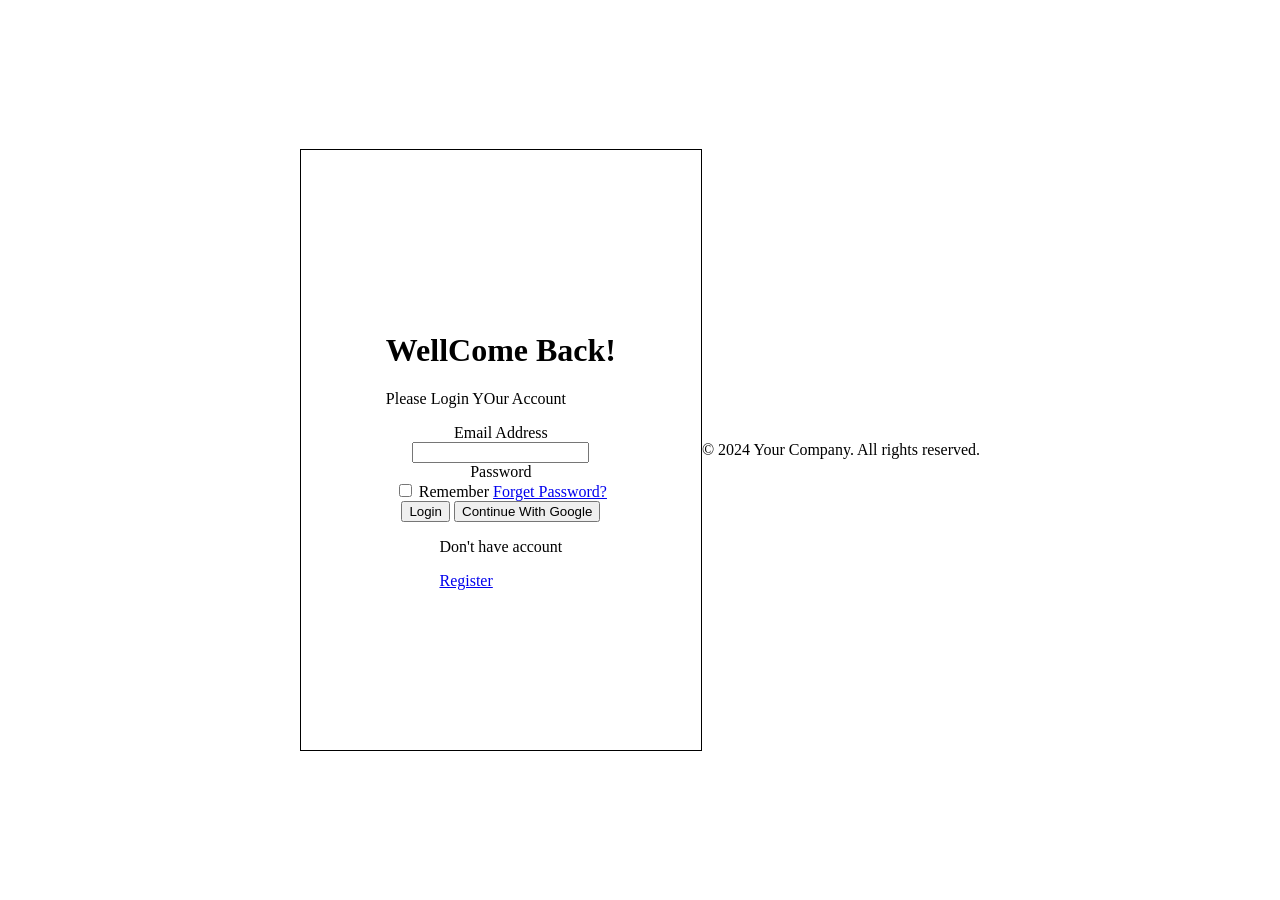
<file: Lab_4/index.html>
<!DOCTYPE html>
<html lang="en">
<head>
    <meta charset="UTF-8">
    <meta name="viewport" content="width=>, initial-scale=1.0">
    <link rel="stylesheet" href="style.css">
    <title>Document</title>
</head>
<body>
    <div class = "container">
        <div>
             <h1>WellCome Back!</h1>
        <p>Please Login YOur Account</p>
        </div>
        <label for = "email" >Email Address</label>
        <div></div>
        <input id = "email"  type = "email">

        <label for = "pass">Password</label>
        <div></div>

        <div id = "form_footer">
        <input type = "checkbox" id = "remember"> Remember
        <a href = "#">Forget Password?</a>
        </div>

        <div>
            <button class = "">Login</button>
            <button class = "">Continue With Google</button>
        </div>

        <div class = "closing-line">
            <p>Don't have account</p>
            <a href = "#" class = "link" >Register</a>
        </div>

    </div>
    
    <div>
        <footer>© 2024 Your Company. All rights reserved.</footer>
    </div>
</body>
</html>
</file>
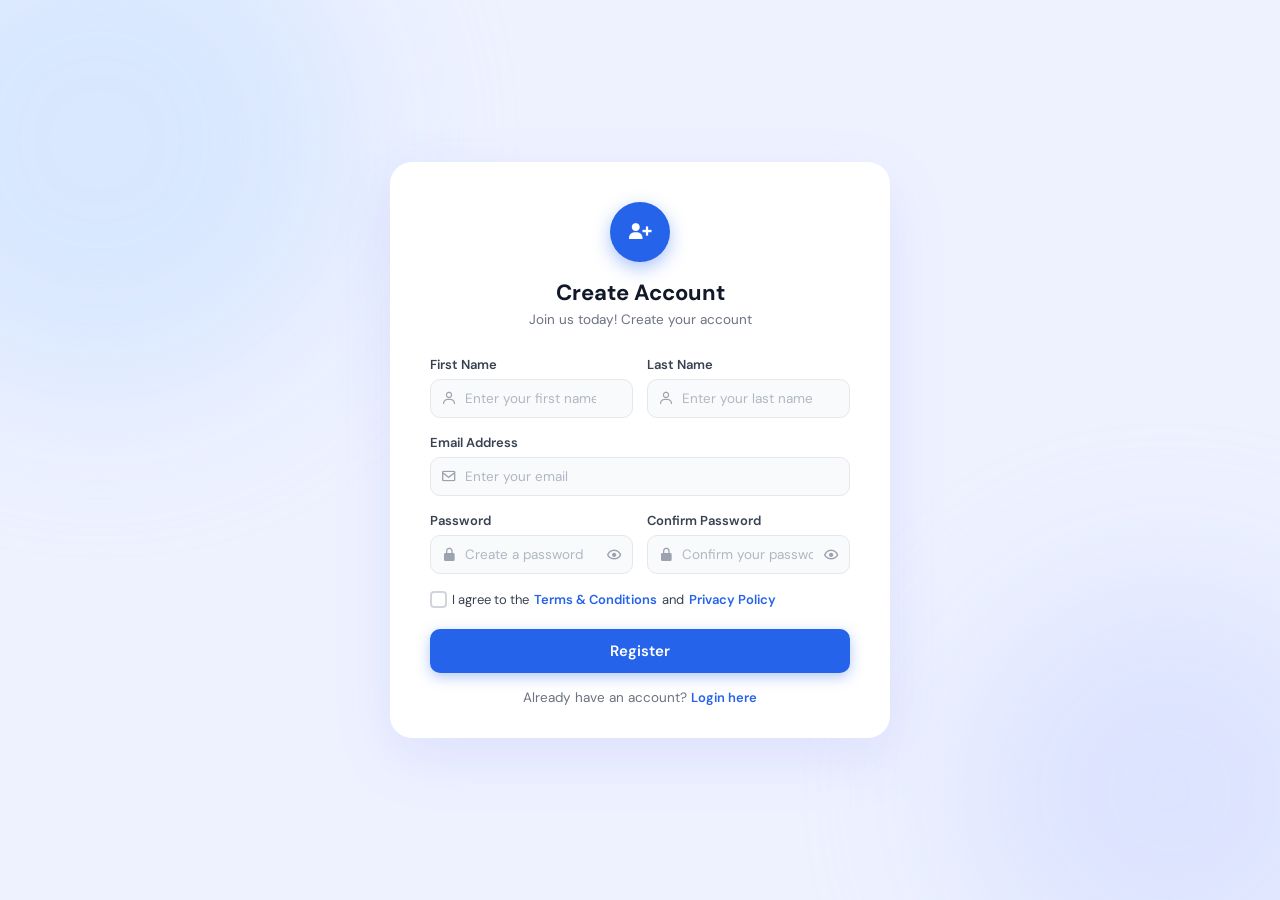
<file: Lab_4/register.html>
<!DOCTYPE html>
<html lang="en">
<head>
  <meta charset="UTF-8" />
  <meta name="viewport" content="width=device-width, initial-scale=1.0"/>
  <title>Register – Create Account</title>
  <link rel="stylesheet" href="register.css" />
  <link href="https://fonts.googleapis.com/css2?family=DM+Sans:wght@400;500;600;700&display=swap" rel="stylesheet"/>
  <link href="https://unpkg.com/boxicons@2.1.4/css/boxicons.min.css" rel="stylesheet"/>
</head>
<body>

  <div class="page-wrapper">

    <!-- Decorative blobs -->
    <div class="blob blob-1"></div>
    <div class="blob blob-2"></div>

    <!-- Register card -->
    <div class="card">

      <!-- Avatar icon -->
      <div class="icon-circle">
        <i class="bx bxs-user-plus"></i>
      </div>

      <h1 class="card-title">Create Account</h1>
      <p class="card-subtitle">Join us today! Create your account</p>

      <!-- First + Last name row -->
      <div class="form-row">
        <div class="form-group">
          <label for="fname">First Name</label>
          <div class="input-wrapper">
            <i class="bx bx-user input-icon"></i>
            <input type="text" id="fname" placeholder="Enter your first name" autocomplete="off"/>
          </div>
        </div>

        <div class="form-group">
          <label for="lname">Last Name</label>
          <div class="input-wrapper">
            <i class="bx bx-user input-icon"></i>
            <input type="text" id="lname" placeholder="Enter your last name" autocomplete="off"/>
          </div>
        </div>
      </div>

      <!-- Email -->
      <div class="form-group full">
        <label for="email">Email Address</label>
        <div class="input-wrapper">
          <i class="bx bx-envelope input-icon"></i>
          <input type="email" id="email" placeholder="Enter your email" autocomplete="off"/>
        </div>
      </div>

      <!-- Password + Confirm row -->
      <div class="form-row">
        <div class="form-group">
          <label for="password">Password</label>
          <div class="input-wrapper">
            <i class="bx bxs-lock-alt input-icon"></i>
            <input type="password" id="password" placeholder="Create a password"/>
            <button type="button" class="toggle-pw" onclick="togglePassword('password', this)" aria-label="Toggle">
              <i class="bx bx-show"></i>
            </button>
          </div>
        </div>

        <div class="form-group">
          <label for="confirm">Confirm Password</label>
          <div class="input-wrapper">
            <i class="bx bxs-lock-alt input-icon"></i>
            <input type="password" id="confirm" placeholder="Confirm your password"/>
            <button type="button" class="toggle-pw" onclick="togglePassword('confirm', this)" aria-label="Toggle">
              <i class="bx bx-show"></i>
            </button>
          </div>
        </div>
      </div>

      <!-- Terms checkbox -->
      <div class="terms-row">
        <label class="checkbox-label">
          <input type="checkbox" id="terms"/>
          <span class="checkmark"></span>
          I agree to the
          <a href="#" class="link">Terms &amp; Conditions</a>
          and
          <a href="#" class="link">Privacy Policy</a>
        </label>
      </div>

      <!-- Register button -->
      <button class="btn-primary" type="button">Register</button>

      <!-- Login link -->
      <p class="bottom-text">
        Already have an account? <a href="login.html" class="link">Login here</a>
      </p>

    </div>

  </div>

  <script>
    function togglePassword(fieldId, btn) {
      const input = document.getElementById(fieldId);
      const icon  = btn.querySelector('i');
      if (input.type === 'password') {
        input.type = 'text';
        icon.classList.replace('bx-show', 'bx-hide');
      } else {
        input.type = 'password';
        icon.classList.replace('bx-hide', 'bx-show');
      }
    }
  </script>

</body>
</html>
</file>
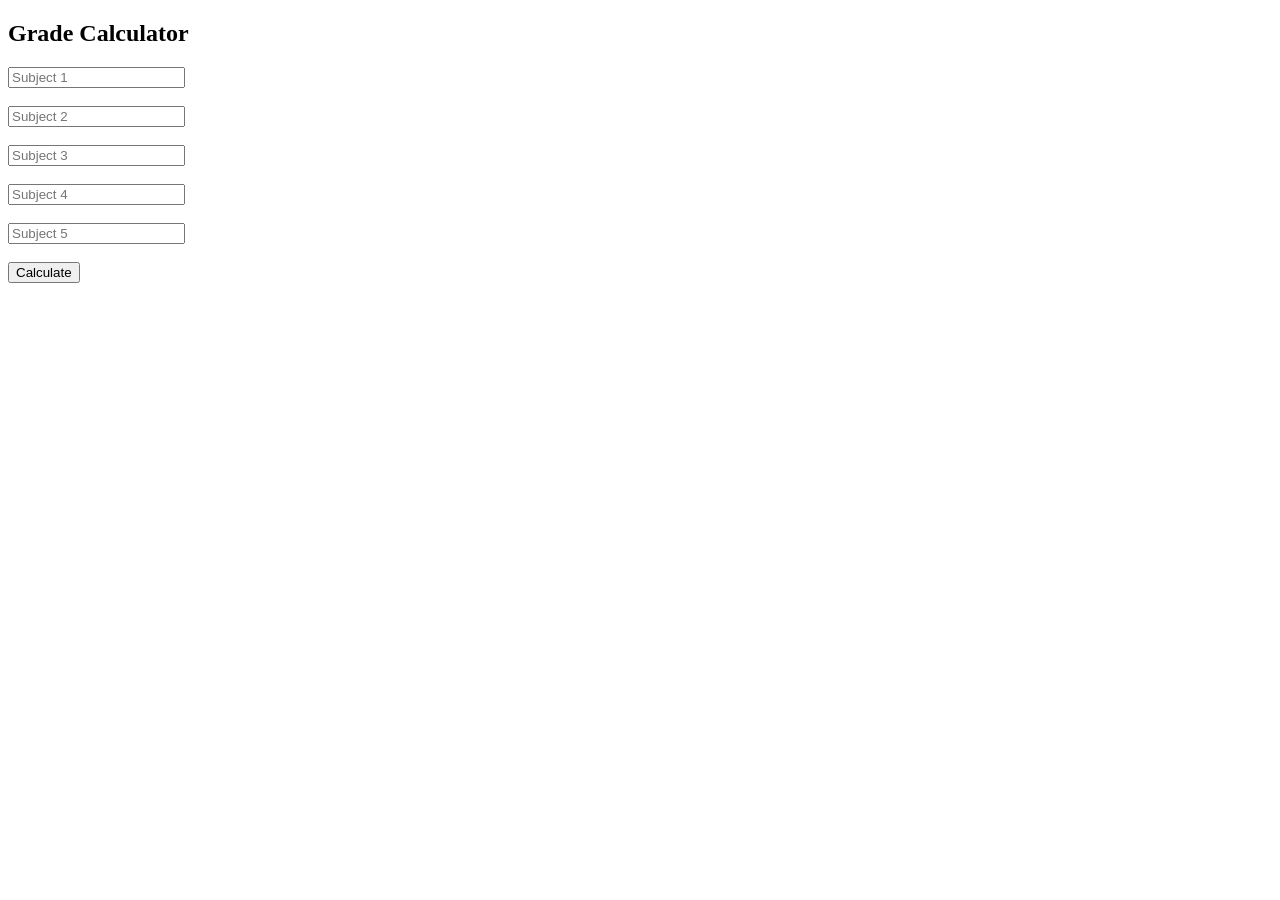
<file: Lab_5/Q1.html>
<!DOCTYPE html>
<html>
<head>
    <title>Grade Calculator</title>
</head>
<body>

    <h2>Grade Calculator</h2>

    <input type="number" id="sub1" placeholder="Subject 1"><br><br>
    <input type="number" id="sub2" placeholder="Subject 2"><br><br>
    <input type="number" id="sub3" placeholder="Subject 3"><br><br>
    <input type="number" id="sub4" placeholder="Subject 4"><br><br>
    <input type="number" id="sub5" placeholder="Subject 5"><br><br>

    <button onclick="calculate()">Calculate</button>

    <h3 id="result"></h3>

    <script>

        function calculate() {

            let s1 = Number(document.getElementById("sub1").value);
            let s2 = Number(document.getElementById("sub2").value);
            let s3 = Number(document.getElementById("sub3").value);
            let s4 = Number(document.getElementById("sub4").value);
            let s5 = Number(document.getElementById("sub5").value);

            let total = s1 + s2 + s3 + s4 + s5;

            let percentage = (total / 500) * 100;

            let grade;

            if (percentage >= 90) {
                grade = "A+";
            }
            else if (percentage >= 80) {
                grade = "A";
            }
            else if (percentage >= 70) {
                grade = "B";
            }
            else if (percentage >= 60) {
                grade = "C";
            }
            else {
                grade = "F";
            }

            document.getElementById("result").innerHTML =
                "Total Marks: " + total +
                "<br>Percentage: " + percentage.toFixed(2) + "%" +
                "<br>Grade: " + grade;
        }

    </script>

</body>
</html>
</file>
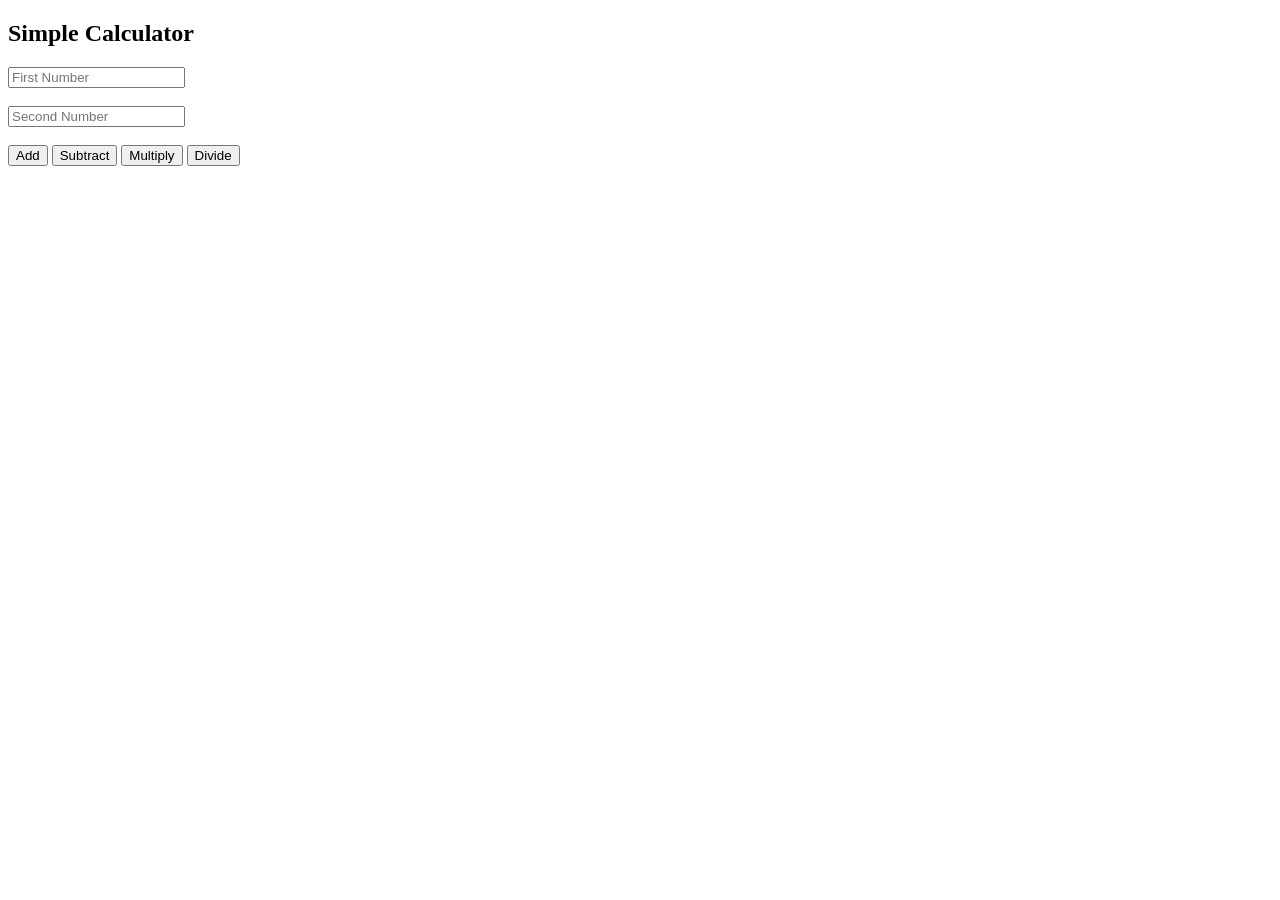
<file: Lab_5/Q2.html>
<!DOCTYPE html>
<html>
<head>
    <title>Calculator</title>
</head>
<body>

    <h2>Simple Calculator</h2>

    <input type="text" id="num1" placeholder="First Number">
    <br><br>

    <input type="text" id="num2" placeholder="Second Number">
    <br><br>

    <button onclick="calculate('+')">Add</button>
    <button onclick="calculate('-')">Subtract</button>
    <button onclick="calculate('*')">Multiply</button>
    <button onclick="calculate('/')">Divide</button>

    <h3 id="answer"></h3>

    <script>

        function calculate(operator) {

            let n1 = document.getElementById("num1").value;
            let n2 = document.getElementById("num2").value;

            if (isNaN(n1) || isNaN(n2) || n1 === "" || n2 === "") {
                document.getElementById("answer").innerHTML =
                    "Please enter valid numbers";
                return;
            }

            n1 = Number(n1);
            n2 = Number(n2);

            let result;

            if (operator == '+') {
                result = n1 + n2;
            }
            else if (operator == '-') {
                result = n1 - n2;
            }
            else if (operator == '*') {
                result = n1 * n2;
            }
            else if (operator == '/') {
                result = n1 / n2;
            }

            document.getElementById("answer").innerHTML =
                "Result: " + result;
        }

    </script>

</body>
</html>
</file>
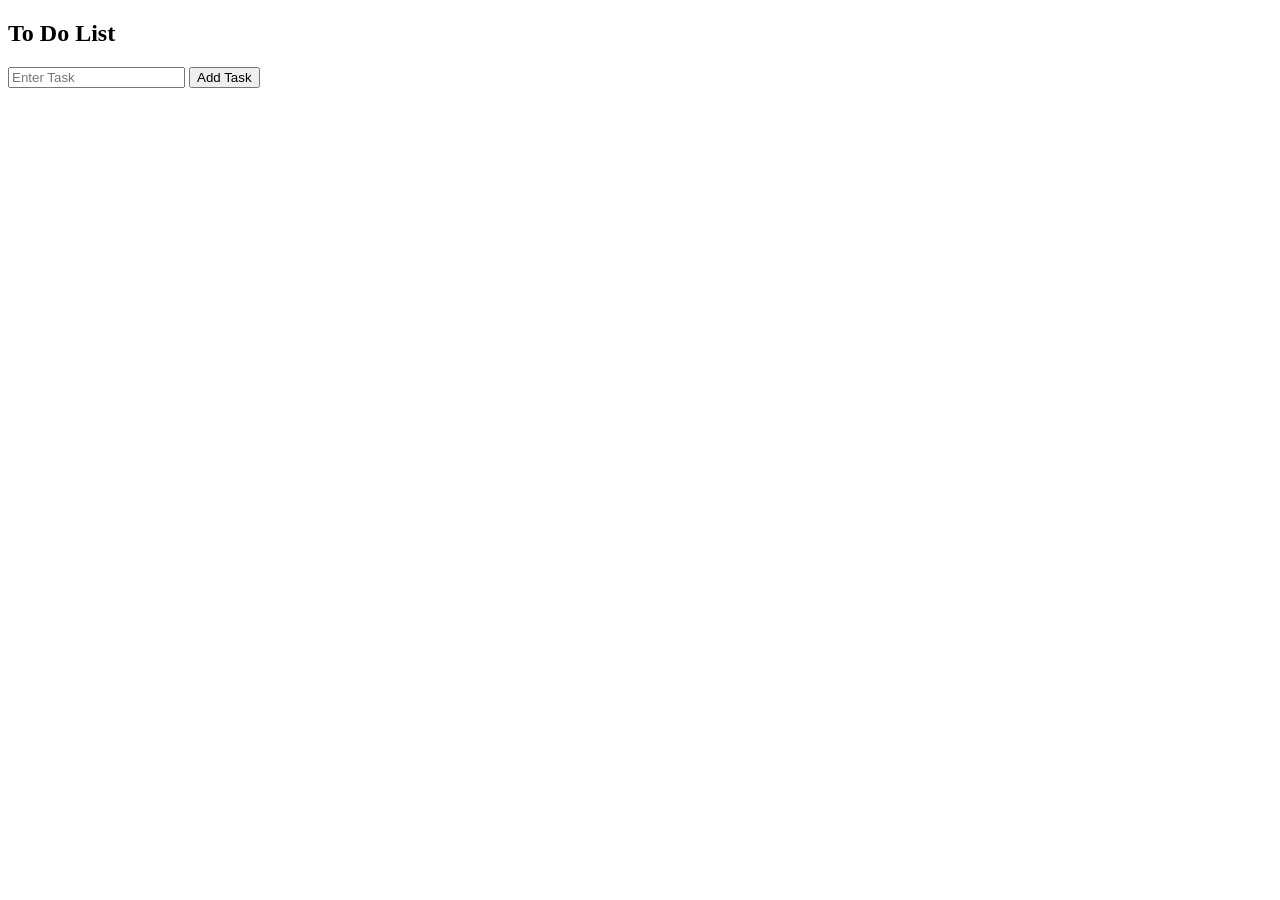
<file: Lab_5/Q3.html>
<!doctype html>
<html>
  <head>
    <title>To Do List</title>

    <style>
      .completed {
        text-decoration: line-through;
        color: gray;
      }
    </style>
  </head>
  <body>
    <h2>To Do List</h2>

    <input type="text" id="taskInput" placeholder="Enter Task" />

    <button onclick="addTask()">Add Task</button>

    <ul id="taskList"></ul>

    <script>
      let tasks = JSON.parse(localStorage.getItem("tasks")) || [];

      showTasks();

      function addTask() {
        let taskInput = document.getElementById("taskInput");

        let taskText = taskInput.value;

        if (taskText == "") {
          alert("Enter a task");
          return;
        }

        tasks.push({
          text: taskText,
          completed: false,
        });

        localStorage.setItem("tasks", JSON.stringify(tasks));

        taskInput.value = "";

        showTasks();
      }

      function showTasks() {
        let list = document.getElementById("taskList");

        list.innerHTML = "";

        for (let i = 0; i < tasks.length; i++) {
          let li = document.createElement("li");

          li.innerHTML = tasks[i].text;

          if (tasks[i].completed) {
            li.classList.add("completed");
          }

          li.onclick = function () {
            tasks[i].completed = !tasks[i].completed;

            localStorage.setItem("tasks", JSON.stringify(tasks));

            showTasks();
          };

          let delBtn = document.createElement("button");

          delBtn.innerHTML = "Delete";

          delBtn.onclick = function (event) {
            event.stopPropagation();

            tasks.splice(i, 1);

            localStorage.setItem("tasks", JSON.stringify(tasks));

            showTasks();
          };

          li.appendChild(delBtn);

          list.appendChild(li);
        }
      }
    </script>
  </body>
</html>
</file>
<file: Lab_4/style.css>
body{
    margin : 0;
    padding : 0;
    display: flex;
    box-sizing : border-box;
    justify-content : center;
    align-items: center;

    min-height:100vh;

}

.header{
    font-family:'Franklin Gothic Medium', 'Arial Narrow', Arial, sans-serif;
    text-align: center;
}

.container{
    height : 600px;
    width : 400px;
    display : flex;
    flex-direction : column;
    justify-content : center;
    align-items: center;
    border : 1px black solid;
    position
}
.links{
    color : blue;
    text-decoration : none;
}

.lines{
    color : blue;
}
</file>
<file: Lab_4/register.css>
/* ===================================
   REGISTER PAGE — register.css
   =================================== */

*, *::before, *::after {
  box-sizing: border-box;
  margin: 0;
  padding: 0;
}

body {
  font-family: 'DM Sans', sans-serif;
  min-height: 100vh;
  background: #eef2ff;
}

/* ── Page wrapper ── */
.page-wrapper {
  position: relative;
  min-height: 100vh;
  display: flex;
  align-items: center;
  justify-content: center;
  padding: 40px 16px;
  overflow: hidden;
}

/* ── Decorative blobs ── */
.blob {
  position: fixed;
  border-radius: 50%;
  filter: blur(80px);
  opacity: 0.45;
  pointer-events: none;
  z-index: 0;
}

.blob-1 {
  width: 520px;
  height: 520px;
  background: #bfdbfe;
  top: -120px;
  left: -160px;
}

.blob-2 {
  width: 420px;
  height: 420px;
  background: #c7d2fe;
  bottom: -100px;
  right: -100px;
}

/* ── Card ── */
.card {
  position: relative;
  z-index: 1;
  background: #fff;
  border-radius: 22px;
  padding: 40px 40px 32px;
  width: 100%;
  max-width: 500px;
  box-shadow: 0 20px 60px rgba(99, 102, 241, 0.12);
  display: flex;
  flex-direction: column;
  align-items: center;
  animation: fadeUp 0.5s ease both;
}

@keyframes fadeUp {
  from { opacity: 0; transform: translateY(28px); }
  to   { opacity: 1; transform: translateY(0); }
}

/* ── Icon ── */
.icon-circle {
  width: 60px;
  height: 60px;
  border-radius: 50%;
  background: #2563eb;
  display: flex;
  align-items: center;
  justify-content: center;
  margin-bottom: 16px;
  box-shadow: 0 6px 18px rgba(37, 99, 235, 0.38);
}

.icon-circle i {
  font-size: 27px;
  color: #fff;
}

/* ── Headings ── */
.card-title {
  font-size: 22px;
  font-weight: 700;
  color: #111827;
  margin-bottom: 4px;
}

.card-subtitle {
  font-size: 13.5px;
  color: #6b7280;
  margin-bottom: 28px;
}

/* ── Two-column row ── */
.form-row {
  width: 100%;
  display: grid;
  grid-template-columns: 1fr 1fr;
  gap: 14px;
  margin-bottom: 16px;
}

/* ── Form group ── */
.form-group {
  display: flex;
  flex-direction: column;
}

.form-group.full {
  width: 100%;
  margin-bottom: 16px;
}

.form-group label {
  font-size: 13px;
  font-weight: 600;
  color: #374151;
  margin-bottom: 6px;
}

/* ── Input wrapper ── */
.input-wrapper {
  position: relative;
  display: flex;
  align-items: center;
}

.input-wrapper .input-icon {
  position: absolute;
  left: 11px;
  font-size: 16px;
  color: #9ca3af;
  pointer-events: none;
}

.input-wrapper input {
  width: 100%;
  padding: 10px 36px 10px 34px;
  border: 1.5px solid #e5e7eb;
  border-radius: 10px;
  font-family: inherit;
  font-size: 13.5px;
  color: #111827;
  background: #f9fafb;
  outline: none;
  transition: border-color 0.2s, box-shadow 0.2s;
}

.input-wrapper input:focus {
  border-color: #2563eb;
  background: #fff;
  box-shadow: 0 0 0 3px rgba(37, 99, 235, 0.12);
}

.input-wrapper input::placeholder { color: #b0b7c3; }

/* ── Toggle password ── */
.toggle-pw {
  position: absolute;
  right: 10px;
  background: none;
  border: none;
  cursor: pointer;
  color: #9ca3af;
  font-size: 17px;
  display: flex;
  align-items: center;
  padding: 0;
  transition: color 0.2s;
}

.toggle-pw:hover { color: #2563eb; }

/* ── Terms row ── */
.terms-row {
  width: 100%;
  margin-bottom: 20px;
}

/* Custom checkbox */
.checkbox-label {
  display: flex;
  align-items: center;
  flex-wrap: wrap;
  gap: 5px;
  font-size: 13px;
  color: #374151;
  cursor: pointer;
  user-select: none;
  line-height: 1.5;
}

.checkbox-label input[type="checkbox"] { display: none; }

.checkmark {
  width: 17px;
  height: 17px;
  border: 2px solid #d1d5db;
  border-radius: 4px;
  display: inline-flex;
  align-items: center;
  justify-content: center;
  flex-shrink: 0;
  transition: background 0.2s, border-color 0.2s;
}

.checkbox-label input:checked + .checkmark {
  background: #2563eb;
  border-color: #2563eb;
}

.checkbox-label input:checked + .checkmark::after {
  content: '';
  width: 9px;
  height: 5px;
  border-left: 2px solid #fff;
  border-bottom: 2px solid #fff;
  transform: rotate(-45deg) translateY(-1px);
  display: block;
}

/* ── Links ── */
.link {
  font-size: 13px;
  font-weight: 600;
  color: #2563eb;
  text-decoration: none;
  transition: color 0.2s;
}

.link:hover { color: #1d4ed8; text-decoration: underline; }

/* ── Primary button ── */
.btn-primary {
  width: 100%;
  padding: 12px;
  background: #2563eb;
  color: #fff;
  border: none;
  border-radius: 10px;
  font-family: inherit;
  font-size: 15px;
  font-weight: 600;
  cursor: pointer;
  transition: background 0.2s, transform 0.15s, box-shadow 0.2s;
  box-shadow: 0 4px 14px rgba(37, 99, 235, 0.35);
  margin-bottom: 16px;
}

.btn-primary:hover {
  background: #1d4ed8;
  box-shadow: 0 6px 20px rgba(37, 99, 235, 0.45);
  transform: translateY(-1px);
}

.btn-primary:active { transform: translateY(0); }

/* ── Bottom login text ── */
.bottom-text {
  font-size: 13.5px;
  color: #6b7280;
}

/* ── Responsive ── */
@media (max-width: 480px) {
  .form-row { grid-template-columns: 1fr; }
  .card { padding: 32px 20px 28px; }
}
</file>
